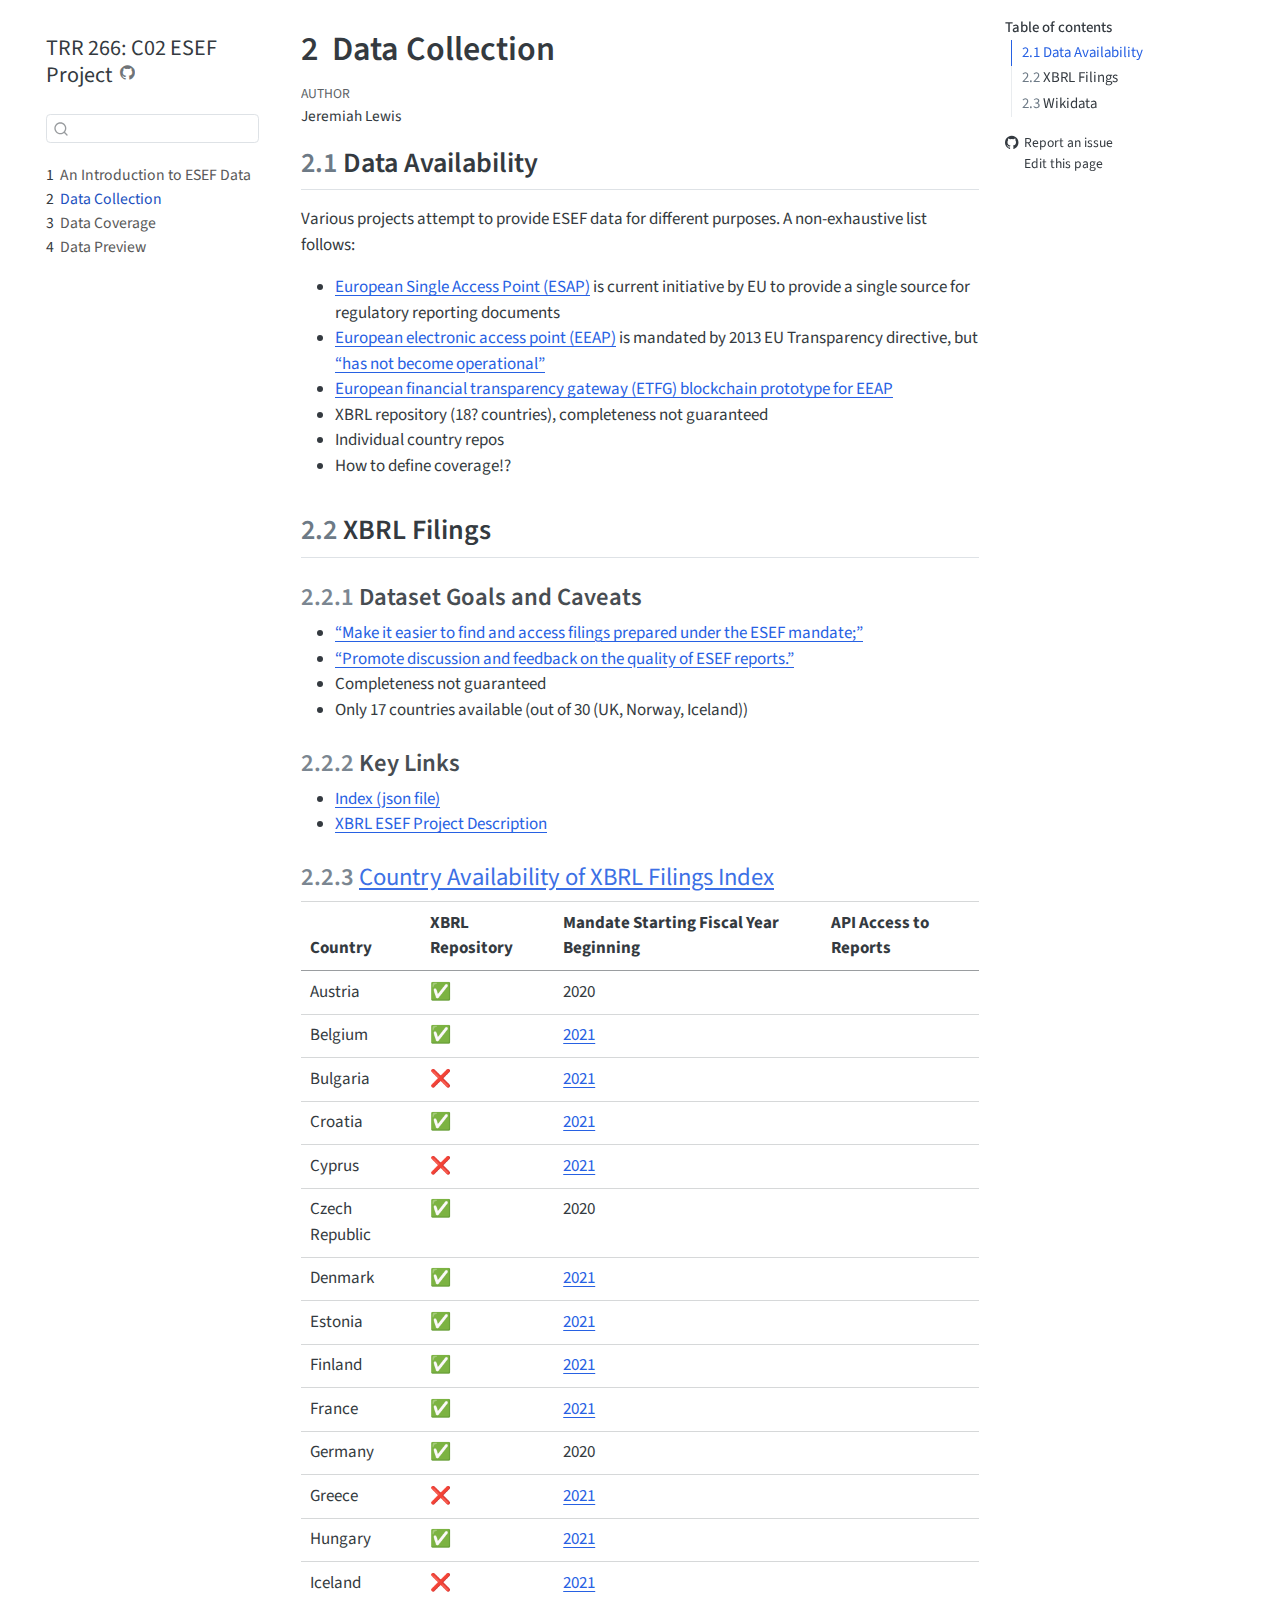
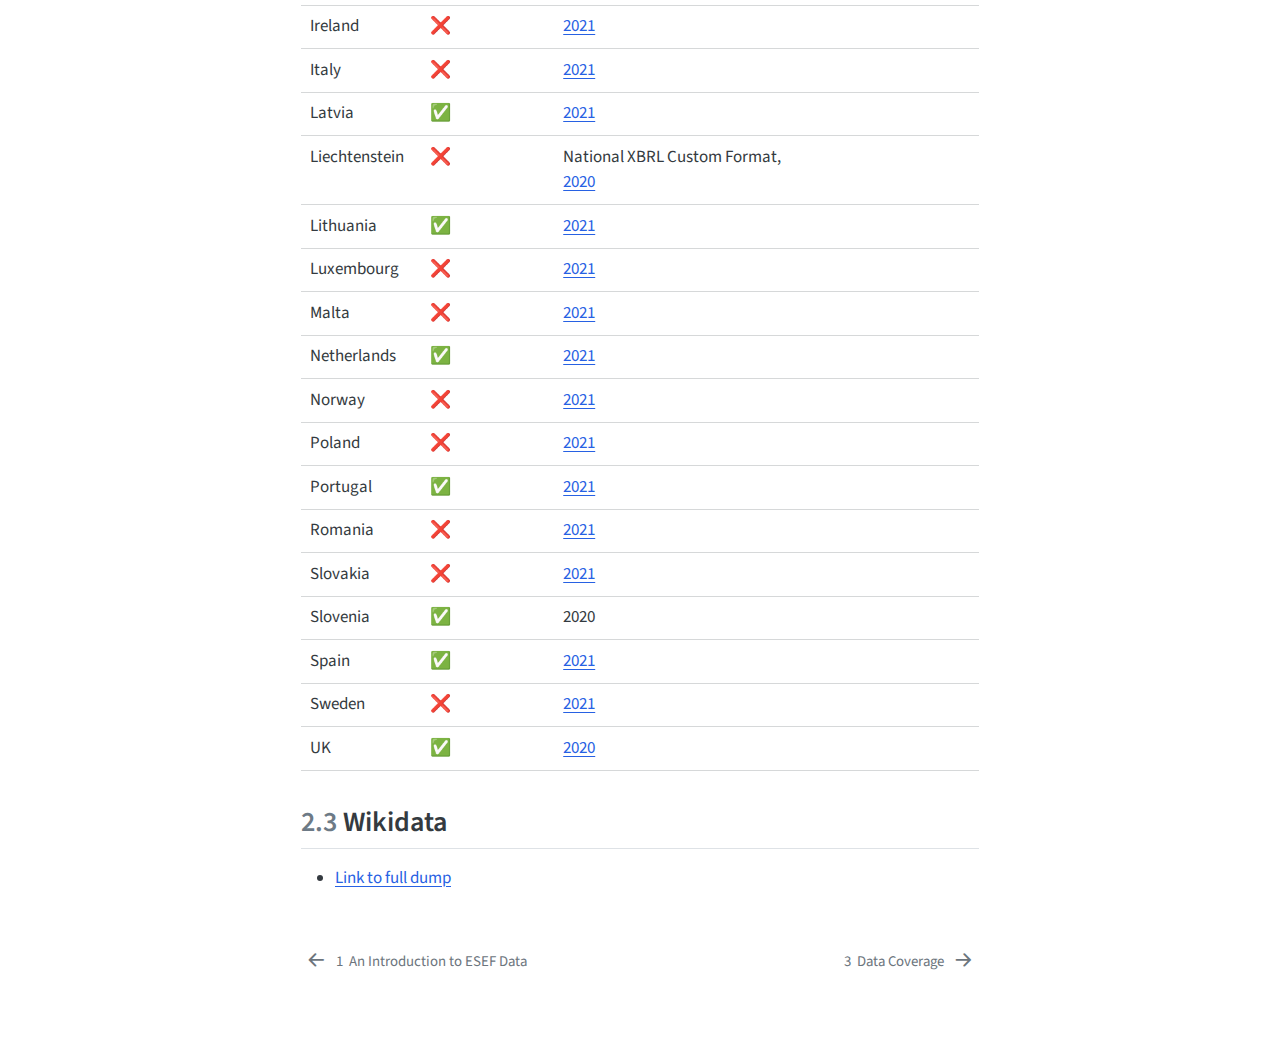
<file: data-collection.html>
<!DOCTYPE html>
<html xmlns="http://www.w3.org/1999/xhtml" lang="en" xml:lang="en"><head>

<meta charset="utf-8">
<meta name="generator" content="quarto-1.7.5">

<meta name="viewport" content="width=device-width, initial-scale=1.0, user-scalable=yes">

<meta name="author" content="Jeremiah Lewis">

<title>2&nbsp; Data Collection – TRR 266: C02 ESEF Project</title>
<style>
code{white-space: pre-wrap;}
span.smallcaps{font-variant: small-caps;}
div.columns{display: flex; gap: min(4vw, 1.5em);}
div.column{flex: auto; overflow-x: auto;}
div.hanging-indent{margin-left: 1.5em; text-indent: -1.5em;}
ul.task-list{list-style: none;}
ul.task-list li input[type="checkbox"] {
  width: 0.8em;
  margin: 0 0.8em 0.2em -1em; /* quarto-specific, see https://github.com/quarto-dev/quarto-cli/issues/4556 */ 
  vertical-align: middle;
}
</style>


<script src="site_libs/quarto-nav/quarto-nav.js"></script>
<script src="site_libs/quarto-nav/headroom.min.js"></script>
<script src="site_libs/clipboard/clipboard.min.js"></script>
<script src="site_libs/quarto-search/autocomplete.umd.js"></script>
<script src="site_libs/quarto-search/fuse.min.js"></script>
<script src="site_libs/quarto-search/quarto-search.js"></script>
<meta name="quarto:offset" content="./">
<link href="./data-coverage.html" rel="next">
<link href="./index.html" rel="prev">
<script src="site_libs/quarto-html/quarto.js"></script>
<script src="site_libs/quarto-html/popper.min.js"></script>
<script src="site_libs/quarto-html/tippy.umd.min.js"></script>
<script src="site_libs/quarto-html/anchor.min.js"></script>
<link href="site_libs/quarto-html/tippy.css" rel="stylesheet">
<link href="site_libs/quarto-html/quarto-syntax-highlighting-ff4371ef257df69894857e99c6ad0d06.css" rel="stylesheet" id="quarto-text-highlighting-styles">
<script src="site_libs/bootstrap/bootstrap.min.js"></script>
<link href="site_libs/bootstrap/bootstrap-icons.css" rel="stylesheet">
<link href="site_libs/bootstrap/bootstrap-cd7de1037569933fbb609f06423bd096.min.css" rel="stylesheet" append-hash="true" id="quarto-bootstrap" data-mode="light">
<script id="quarto-search-options" type="application/json">{
  "location": "sidebar",
  "copy-button": false,
  "collapse-after": 3,
  "panel-placement": "start",
  "type": "textbox",
  "limit": 50,
  "keyboard-shortcut": [
    "f",
    "/",
    "s"
  ],
  "show-item-context": false,
  "language": {
    "search-no-results-text": "No results",
    "search-matching-documents-text": "matching documents",
    "search-copy-link-title": "Copy link to search",
    "search-hide-matches-text": "Hide additional matches",
    "search-more-match-text": "more match in this document",
    "search-more-matches-text": "more matches in this document",
    "search-clear-button-title": "Clear",
    "search-text-placeholder": "",
    "search-detached-cancel-button-title": "Cancel",
    "search-submit-button-title": "Submit",
    "search-label": "Search"
  }
}</script>


</head>

<body class="nav-sidebar floating">

<div id="quarto-search-results"></div>
  <header id="quarto-header" class="headroom fixed-top">
  <nav class="quarto-secondary-nav">
    <div class="container-fluid d-flex">
      <button type="button" class="quarto-btn-toggle btn" data-bs-toggle="collapse" role="button" data-bs-target=".quarto-sidebar-collapse-item" aria-controls="quarto-sidebar" aria-expanded="false" aria-label="Toggle sidebar navigation" onclick="if (window.quartoToggleHeadroom) { window.quartoToggleHeadroom(); }">
        <i class="bi bi-layout-text-sidebar-reverse"></i>
      </button>
        <nav class="quarto-page-breadcrumbs" aria-label="breadcrumb"><ol class="breadcrumb"><li class="breadcrumb-item"><a href="./data-collection.html"><span class="chapter-number">2</span>&nbsp; <span class="chapter-title">Data Collection</span></a></li></ol></nav>
        <a class="flex-grow-1" role="navigation" data-bs-toggle="collapse" data-bs-target=".quarto-sidebar-collapse-item" aria-controls="quarto-sidebar" aria-expanded="false" aria-label="Toggle sidebar navigation" onclick="if (window.quartoToggleHeadroom) { window.quartoToggleHeadroom(); }">      
        </a>
      <button type="button" class="btn quarto-search-button" aria-label="Search" onclick="window.quartoOpenSearch();">
        <i class="bi bi-search"></i>
      </button>
    </div>
  </nav>
</header>
<!-- content -->
<div id="quarto-content" class="quarto-container page-columns page-rows-contents page-layout-article">
<!-- sidebar -->
  <nav id="quarto-sidebar" class="sidebar collapse collapse-horizontal quarto-sidebar-collapse-item sidebar-navigation floating overflow-auto">
    <div class="pt-lg-2 mt-2 text-left sidebar-header">
    <div class="sidebar-title mb-0 py-0">
      <a href="./">TRR 266: C02 ESEF Project</a> 
        <div class="sidebar-tools-main">
    <a href="https://github.com/trr266/esef-website/tree/main/docs/" title="Source Code" class="quarto-navigation-tool px-1" aria-label="Source Code"><i class="bi bi-github"></i></a>
</div>
    </div>
      </div>
        <div class="mt-2 flex-shrink-0 align-items-center">
        <div class="sidebar-search">
        <div id="quarto-search" class="" title="Search"></div>
        </div>
        </div>
    <div class="sidebar-menu-container"> 
    <ul class="list-unstyled mt-1">
        <li class="sidebar-item">
  <div class="sidebar-item-container"> 
  <a href="./index.html" class="sidebar-item-text sidebar-link">
 <span class="menu-text"><span class="chapter-number">1</span>&nbsp; <span class="chapter-title">An Introduction to ESEF Data</span></span></a>
  </div>
</li>
        <li class="sidebar-item">
  <div class="sidebar-item-container"> 
  <a href="./data-collection.html" class="sidebar-item-text sidebar-link active">
 <span class="menu-text"><span class="chapter-number">2</span>&nbsp; <span class="chapter-title">Data Collection</span></span></a>
  </div>
</li>
        <li class="sidebar-item">
  <div class="sidebar-item-container"> 
  <a href="./data-coverage.html" class="sidebar-item-text sidebar-link">
 <span class="menu-text"><span class="chapter-number">3</span>&nbsp; <span class="chapter-title">Data Coverage</span></span></a>
  </div>
</li>
        <li class="sidebar-item">
  <div class="sidebar-item-container"> 
  <a href="./data-preview.html" class="sidebar-item-text sidebar-link">
 <span class="menu-text"><span class="chapter-number">4</span>&nbsp; <span class="chapter-title">Data Preview</span></span></a>
  </div>
</li>
    </ul>
    </div>
</nav>
<div id="quarto-sidebar-glass" class="quarto-sidebar-collapse-item" data-bs-toggle="collapse" data-bs-target=".quarto-sidebar-collapse-item"></div>
<!-- margin-sidebar -->
    <div id="quarto-margin-sidebar" class="sidebar margin-sidebar">
        <nav id="TOC" role="doc-toc" class="toc-active">
    <h2 id="toc-title">Table of contents</h2>
   
  <ul>
  <li><a href="#sec-data-availability" id="toc-sec-data-availability" class="nav-link active" data-scroll-target="#sec-data-availability"><span class="header-section-number">2.1</span> Data Availability</a></li>
  <li><a href="#xbrl-filings" id="toc-xbrl-filings" class="nav-link" data-scroll-target="#xbrl-filings"><span class="header-section-number">2.2</span> XBRL Filings</a>
  <ul class="collapse">
  <li><a href="#dataset-goals-and-caveats" id="toc-dataset-goals-and-caveats" class="nav-link" data-scroll-target="#dataset-goals-and-caveats"><span class="header-section-number">2.2.1</span> Dataset Goals and Caveats</a></li>
  <li><a href="#key-links" id="toc-key-links" class="nav-link" data-scroll-target="#key-links"><span class="header-section-number">2.2.2</span> Key Links</a></li>
  <li><a href="#country-availability-of-xbrl-filings-index" id="toc-country-availability-of-xbrl-filings-index" class="nav-link" data-scroll-target="#country-availability-of-xbrl-filings-index"><span class="header-section-number">2.2.3</span> Country Availability of XBRL Filings Index</a></li>
  </ul></li>
  <li><a href="#wikidata" id="toc-wikidata" class="nav-link" data-scroll-target="#wikidata"><span class="header-section-number">2.3</span> Wikidata</a></li>
  </ul>
<div class="toc-actions"><ul><li><a href="https://github.com/trr266/esef-website/issues/new" class="toc-action"><i class="bi bi-github"></i>Report an issue</a></li><li><a href="https://github.com/trr266/esef-website/edit/main/docs/data-collection.qmd" class="toc-action"><i class="bi empty"></i>Edit this page</a></li></ul></div></nav>
    </div>
<!-- main -->
<main class="content" id="quarto-document-content">

<header id="title-block-header" class="quarto-title-block default">
<div class="quarto-title">
<h1 class="title"><span class="chapter-number">2</span>&nbsp; <span class="chapter-title">Data Collection</span></h1>
</div>



<div class="quarto-title-meta">

    <div>
    <div class="quarto-title-meta-heading">Author</div>
    <div class="quarto-title-meta-contents">
             <p>Jeremiah Lewis </p>
          </div>
  </div>
    
  
    
  </div>
  


</header>


<section id="sec-data-availability" class="level2" data-number="2.1">
<h2 data-number="2.1" class="anchored" data-anchor-id="sec-data-availability"><span class="header-section-number">2.1</span> Data Availability</h2>
<p>Various projects attempt to provide ESEF data for different purposes. A non-exhaustive list follows:</p>
<ul>
<li><a href="https://web.archive.org/web/20230208141643/https://www.xbrl.org/news/data-and-information-hub-esma-five-year-strategy-and-workplan/">European Single Access Point (ESAP)</a> is current initiative by EU to provide a single source for regulatory reporting documents</li>
<li><a href="https://ec.europa.eu/info/business-economy-euro/company-reporting-and-auditing/company-reporting/transparency-requirements-listed-companies_en">European electronic access point (EEAP)</a> is mandated by 2013 EU Transparency directive, but <a href="https://ec.europa.eu/info/business-economy-euro/company-reporting-and-auditing/company-reporting/transparency-requirements-listed-companies_en">“has not become operational”</a></li>
<li><a href="https://eftg.eu/">European financial transparency gateway (ETFG) blockchain prototype for EEAP</a></li>
<li>XBRL repository (18? countries), completeness not guaranteed</li>
<li>Individual country repos</li>
<li>How to define coverage!?</li>
</ul>
</section>
<section id="xbrl-filings" class="level2" data-number="2.2">
<h2 data-number="2.2" class="anchored" data-anchor-id="xbrl-filings"><span class="header-section-number">2.2</span> XBRL Filings</h2>
<section id="dataset-goals-and-caveats" class="level3" data-number="2.2.1">
<h3 data-number="2.2.1" class="anchored" data-anchor-id="dataset-goals-and-caveats"><span class="header-section-number">2.2.1</span> Dataset Goals and Caveats</h3>
<ul>
<li><a href="https://filings.xbrl.org/about.html">“Make it easier to find and access filings prepared under the ESEF mandate;”</a></li>
<li><a href="https://filings.xbrl.org/about.html">“Promote discussion and feedback on the quality of ESEF reports.”</a></li>
<li>Completeness not guaranteed</li>
<li>Only 17 countries available (out of 30 (UK, Norway, Iceland))</li>
</ul>
</section>
<section id="key-links" class="level3" data-number="2.2.2">
<h3 data-number="2.2.2" class="anchored" data-anchor-id="key-links"><span class="header-section-number">2.2.2</span> Key Links</h3>
<ul>
<li><a href="https://filings.xbrl.org/index.json">Index (json file)</a></li>
<li><a href="https://www.xbrl.org/news/xbrl-international-launches-filings-xbrl-org-for-esef-filings/">XBRL ESEF Project Description</a></li>
</ul>
</section>
<section id="country-availability-of-xbrl-filings-index" class="level3" data-number="2.2.3">
<h3 data-number="2.2.3" class="anchored" data-anchor-id="country-availability-of-xbrl-filings-index"><span class="header-section-number">2.2.3</span> <a href="https://filings.xbrl.org/about.html">Country Availability of XBRL Filings Index</a></h3>
<table class="caption-top table">
<thead>
<tr class="header">
<th>Country</th>
<th>XBRL Repository</th>
<th>Mandate Starting Fiscal Year Beginning</th>
<th>API Access to Reports</th>
</tr>
</thead>
<tbody>
<tr class="odd">
<td>Austria</td>
<td>✅</td>
<td>2020</td>
<td></td>
</tr>
<tr class="even">
<td>Belgium</td>
<td>✅</td>
<td><a href="https://ec.europa.eu/info/publications/201211-esef-postponement_en">2021</a></td>
<td></td>
</tr>
<tr class="odd">
<td>Bulgaria</td>
<td>❌</td>
<td><a href="https://ec.europa.eu/info/publications/201211-esef-postponement_en">2021</a></td>
<td></td>
</tr>
<tr class="even">
<td>Croatia</td>
<td>✅</td>
<td><a href="https://ec.europa.eu/info/publications/201211-esef-postponement_en">2021</a></td>
<td></td>
</tr>
<tr class="odd">
<td>Cyprus</td>
<td>❌</td>
<td><a href="https://ec.europa.eu/info/publications/201211-esef-postponement_en">2021</a></td>
<td></td>
</tr>
<tr class="even">
<td>Czech Republic</td>
<td>✅</td>
<td>2020</td>
<td></td>
</tr>
<tr class="odd">
<td>Denmark</td>
<td>✅</td>
<td><a href="https://ec.europa.eu/info/publications/201211-esef-postponement_en">2021</a></td>
<td></td>
</tr>
<tr class="even">
<td>Estonia</td>
<td>✅</td>
<td><a href="https://ec.europa.eu/info/publications/201211-esef-postponement_en">2021</a></td>
<td></td>
</tr>
<tr class="odd">
<td>Finland</td>
<td>✅</td>
<td><a href="https://ec.europa.eu/info/publications/201211-esef-postponement_en">2021</a></td>
<td></td>
</tr>
<tr class="even">
<td>France</td>
<td>✅</td>
<td><a href="https://ec.europa.eu/info/publications/201211-esef-postponement_en">2021</a></td>
<td></td>
</tr>
<tr class="odd">
<td>Germany</td>
<td>✅</td>
<td>2020</td>
<td></td>
</tr>
<tr class="even">
<td>Greece</td>
<td>❌</td>
<td><a href="https://ec.europa.eu/info/publications/201211-esef-postponement_en">2021</a></td>
<td></td>
</tr>
<tr class="odd">
<td>Hungary</td>
<td>✅</td>
<td><a href="https://ec.europa.eu/info/publications/201211-esef-postponement_en">2021</a></td>
<td></td>
</tr>
<tr class="even">
<td>Iceland</td>
<td>❌</td>
<td><a href="https://parseport.com/esef-postponement-information/">2021</a></td>
<td></td>
</tr>
<tr class="odd">
<td>Ireland</td>
<td>❌</td>
<td><a href="https://ec.europa.eu/info/publications/201211-esef-postponement_en">2021</a></td>
<td></td>
</tr>
<tr class="even">
<td>Italy</td>
<td>❌</td>
<td><a href="https://ec.europa.eu/info/publications/201211-esef-postponement_en">2021</a></td>
<td></td>
</tr>
<tr class="odd">
<td>Latvia</td>
<td>✅</td>
<td><a href="https://ec.europa.eu/info/publications/201211-esef-postponement_en">2021</a></td>
<td></td>
</tr>
<tr class="even">
<td>Liechtenstein</td>
<td>❌</td>
<td>National XBRL Custom Format, <a href="https://www.fma-li.li/de/aufsicht/bereich-versicherungen-und-vorsorgeeinrichtungen/versicherungsunternehmen/meldewesen-xbrl/nationale-xbrl-taxonomie.html">2020</a></td>
<td></td>
</tr>
<tr class="odd">
<td>Lithuania</td>
<td>✅</td>
<td><a href="https://ec.europa.eu/info/publications/201211-esef-postponement_en">2021</a></td>
<td></td>
</tr>
<tr class="even">
<td>Luxembourg</td>
<td>❌</td>
<td><a href="https://ec.europa.eu/info/publications/201211-esef-postponement_en">2021</a></td>
<td></td>
</tr>
<tr class="odd">
<td>Malta</td>
<td>❌</td>
<td><a href="https://ec.europa.eu/info/publications/201211-esef-postponement_en">2021</a></td>
<td></td>
</tr>
<tr class="even">
<td>Netherlands</td>
<td>✅</td>
<td><a href="https://ec.europa.eu/info/publications/201211-esef-postponement_en">2021</a></td>
<td></td>
</tr>
<tr class="odd">
<td>Norway</td>
<td>❌</td>
<td><a href="https://parseport.com/esef-postponement-information/">2021</a></td>
<td></td>
</tr>
<tr class="even">
<td>Poland</td>
<td>❌</td>
<td><a href="https://ec.europa.eu/info/publications/201211-esef-postponement_en">2021</a></td>
<td></td>
</tr>
<tr class="odd">
<td>Portugal</td>
<td>✅</td>
<td><a href="https://ec.europa.eu/info/publications/201211-esef-postponement_en">2021</a></td>
<td></td>
</tr>
<tr class="even">
<td>Romania</td>
<td>❌</td>
<td><a href="https://ec.europa.eu/info/publications/201211-esef-postponement_en">2021</a></td>
<td></td>
</tr>
<tr class="odd">
<td>Slovakia</td>
<td>❌</td>
<td><a href="https://ec.europa.eu/info/publications/201211-esef-postponement_en">2021</a></td>
<td></td>
</tr>
<tr class="even">
<td>Slovenia</td>
<td>✅</td>
<td>2020</td>
<td></td>
</tr>
<tr class="odd">
<td>Spain</td>
<td>✅</td>
<td><a href="https://ec.europa.eu/info/publications/201211-esef-postponement_en">2021</a></td>
<td></td>
</tr>
<tr class="even">
<td>Sweden</td>
<td>❌</td>
<td><a href="https://ec.europa.eu/info/publications/201211-esef-postponement_en">2021</a></td>
<td></td>
</tr>
<tr class="odd">
<td>UK</td>
<td>✅</td>
<td><a href="https://www.gov.uk/government/publications/european-single-electronic-format-esef-regulation-requirements-the-governments-position/the-uk-governments-position-on-the-effect-of-the-esef-regulation-on-the-directors-sign-off-of-accounts-of-uk-incorporated-users">2020</a></td>
<td></td>
</tr>
</tbody>
</table>
</section>
</section>
<section id="wikidata" class="level2" data-number="2.3">
<h2 data-number="2.3" class="anchored" data-anchor-id="wikidata"><span class="header-section-number">2.3</span> Wikidata</h2>
<ul>
<li><a href="https://dumps.wikimedia.org/wikidatawiki/entities/">Link to full dump</a></li>
</ul>


</section>

</main> <!-- /main -->
<script id="quarto-html-after-body" type="application/javascript">
window.document.addEventListener("DOMContentLoaded", function (event) {
  const toggleBodyColorMode = (bsSheetEl) => {
    const mode = bsSheetEl.getAttribute("data-mode");
    const bodyEl = window.document.querySelector("body");
    if (mode === "dark") {
      bodyEl.classList.add("quarto-dark");
      bodyEl.classList.remove("quarto-light");
    } else {
      bodyEl.classList.add("quarto-light");
      bodyEl.classList.remove("quarto-dark");
    }
  }
  const toggleBodyColorPrimary = () => {
    const bsSheetEl = window.document.querySelector("link#quarto-bootstrap");
    if (bsSheetEl) {
      toggleBodyColorMode(bsSheetEl);
    }
  }
  toggleBodyColorPrimary();  
  const icon = "";
  const anchorJS = new window.AnchorJS();
  anchorJS.options = {
    placement: 'right',
    icon: icon
  };
  anchorJS.add('.anchored');
  const isCodeAnnotation = (el) => {
    for (const clz of el.classList) {
      if (clz.startsWith('code-annotation-')) {                     
        return true;
      }
    }
    return false;
  }
  const onCopySuccess = function(e) {
    // button target
    const button = e.trigger;
    // don't keep focus
    button.blur();
    // flash "checked"
    button.classList.add('code-copy-button-checked');
    var currentTitle = button.getAttribute("title");
    button.setAttribute("title", "Copied!");
    let tooltip;
    if (window.bootstrap) {
      button.setAttribute("data-bs-toggle", "tooltip");
      button.setAttribute("data-bs-placement", "left");
      button.setAttribute("data-bs-title", "Copied!");
      tooltip = new bootstrap.Tooltip(button, 
        { trigger: "manual", 
          customClass: "code-copy-button-tooltip",
          offset: [0, -8]});
      tooltip.show();    
    }
    setTimeout(function() {
      if (tooltip) {
        tooltip.hide();
        button.removeAttribute("data-bs-title");
        button.removeAttribute("data-bs-toggle");
        button.removeAttribute("data-bs-placement");
      }
      button.setAttribute("title", currentTitle);
      button.classList.remove('code-copy-button-checked');
    }, 1000);
    // clear code selection
    e.clearSelection();
  }
  const getTextToCopy = function(trigger) {
      const codeEl = trigger.previousElementSibling.cloneNode(true);
      for (const childEl of codeEl.children) {
        if (isCodeAnnotation(childEl)) {
          childEl.remove();
        }
      }
      return codeEl.innerText;
  }
  const clipboard = new window.ClipboardJS('.code-copy-button:not([data-in-quarto-modal])', {
    text: getTextToCopy
  });
  clipboard.on('success', onCopySuccess);
  if (window.document.getElementById('quarto-embedded-source-code-modal')) {
    const clipboardModal = new window.ClipboardJS('.code-copy-button[data-in-quarto-modal]', {
      text: getTextToCopy,
      container: window.document.getElementById('quarto-embedded-source-code-modal')
    });
    clipboardModal.on('success', onCopySuccess);
  }
    var localhostRegex = new RegExp(/^(?:http|https):\/\/localhost\:?[0-9]*\//);
    var mailtoRegex = new RegExp(/^mailto:/);
      var filterRegex = new RegExp('/' + window.location.host + '/');
    var isInternal = (href) => {
        return filterRegex.test(href) || localhostRegex.test(href) || mailtoRegex.test(href);
    }
    // Inspect non-navigation links and adorn them if external
 	var links = window.document.querySelectorAll('a[href]:not(.nav-link):not(.navbar-brand):not(.toc-action):not(.sidebar-link):not(.sidebar-item-toggle):not(.pagination-link):not(.no-external):not([aria-hidden]):not(.dropdown-item):not(.quarto-navigation-tool):not(.about-link)');
    for (var i=0; i<links.length; i++) {
      const link = links[i];
      if (!isInternal(link.href)) {
        // undo the damage that might have been done by quarto-nav.js in the case of
        // links that we want to consider external
        if (link.dataset.originalHref !== undefined) {
          link.href = link.dataset.originalHref;
        }
      }
    }
  function tippyHover(el, contentFn, onTriggerFn, onUntriggerFn) {
    const config = {
      allowHTML: true,
      maxWidth: 500,
      delay: 100,
      arrow: false,
      appendTo: function(el) {
          return el.parentElement;
      },
      interactive: true,
      interactiveBorder: 10,
      theme: 'quarto',
      placement: 'bottom-start',
    };
    if (contentFn) {
      config.content = contentFn;
    }
    if (onTriggerFn) {
      config.onTrigger = onTriggerFn;
    }
    if (onUntriggerFn) {
      config.onUntrigger = onUntriggerFn;
    }
    window.tippy(el, config); 
  }
  const noterefs = window.document.querySelectorAll('a[role="doc-noteref"]');
  for (var i=0; i<noterefs.length; i++) {
    const ref = noterefs[i];
    tippyHover(ref, function() {
      // use id or data attribute instead here
      let href = ref.getAttribute('data-footnote-href') || ref.getAttribute('href');
      try { href = new URL(href).hash; } catch {}
      const id = href.replace(/^#\/?/, "");
      const note = window.document.getElementById(id);
      if (note) {
        return note.innerHTML;
      } else {
        return "";
      }
    });
  }
  const xrefs = window.document.querySelectorAll('a.quarto-xref');
  const processXRef = (id, note) => {
    // Strip column container classes
    const stripColumnClz = (el) => {
      el.classList.remove("page-full", "page-columns");
      if (el.children) {
        for (const child of el.children) {
          stripColumnClz(child);
        }
      }
    }
    stripColumnClz(note)
    if (id === null || id.startsWith('sec-')) {
      // Special case sections, only their first couple elements
      const container = document.createElement("div");
      if (note.children && note.children.length > 2) {
        container.appendChild(note.children[0].cloneNode(true));
        for (let i = 1; i < note.children.length; i++) {
          const child = note.children[i];
          if (child.tagName === "P" && child.innerText === "") {
            continue;
          } else {
            container.appendChild(child.cloneNode(true));
            break;
          }
        }
        if (window.Quarto?.typesetMath) {
          window.Quarto.typesetMath(container);
        }
        return container.innerHTML
      } else {
        if (window.Quarto?.typesetMath) {
          window.Quarto.typesetMath(note);
        }
        return note.innerHTML;
      }
    } else {
      // Remove any anchor links if they are present
      const anchorLink = note.querySelector('a.anchorjs-link');
      if (anchorLink) {
        anchorLink.remove();
      }
      if (window.Quarto?.typesetMath) {
        window.Quarto.typesetMath(note);
      }
      if (note.classList.contains("callout")) {
        return note.outerHTML;
      } else {
        return note.innerHTML;
      }
    }
  }
  for (var i=0; i<xrefs.length; i++) {
    const xref = xrefs[i];
    tippyHover(xref, undefined, function(instance) {
      instance.disable();
      let url = xref.getAttribute('href');
      let hash = undefined; 
      if (url.startsWith('#')) {
        hash = url;
      } else {
        try { hash = new URL(url).hash; } catch {}
      }
      if (hash) {
        const id = hash.replace(/^#\/?/, "");
        const note = window.document.getElementById(id);
        if (note !== null) {
          try {
            const html = processXRef(id, note.cloneNode(true));
            instance.setContent(html);
          } finally {
            instance.enable();
            instance.show();
          }
        } else {
          // See if we can fetch this
          fetch(url.split('#')[0])
          .then(res => res.text())
          .then(html => {
            const parser = new DOMParser();
            const htmlDoc = parser.parseFromString(html, "text/html");
            const note = htmlDoc.getElementById(id);
            if (note !== null) {
              const html = processXRef(id, note);
              instance.setContent(html);
            } 
          }).finally(() => {
            instance.enable();
            instance.show();
          });
        }
      } else {
        // See if we can fetch a full url (with no hash to target)
        // This is a special case and we should probably do some content thinning / targeting
        fetch(url)
        .then(res => res.text())
        .then(html => {
          const parser = new DOMParser();
          const htmlDoc = parser.parseFromString(html, "text/html");
          const note = htmlDoc.querySelector('main.content');
          if (note !== null) {
            // This should only happen for chapter cross references
            // (since there is no id in the URL)
            // remove the first header
            if (note.children.length > 0 && note.children[0].tagName === "HEADER") {
              note.children[0].remove();
            }
            const html = processXRef(null, note);
            instance.setContent(html);
          } 
        }).finally(() => {
          instance.enable();
          instance.show();
        });
      }
    }, function(instance) {
    });
  }
      let selectedAnnoteEl;
      const selectorForAnnotation = ( cell, annotation) => {
        let cellAttr = 'data-code-cell="' + cell + '"';
        let lineAttr = 'data-code-annotation="' +  annotation + '"';
        const selector = 'span[' + cellAttr + '][' + lineAttr + ']';
        return selector;
      }
      const selectCodeLines = (annoteEl) => {
        const doc = window.document;
        const targetCell = annoteEl.getAttribute("data-target-cell");
        const targetAnnotation = annoteEl.getAttribute("data-target-annotation");
        const annoteSpan = window.document.querySelector(selectorForAnnotation(targetCell, targetAnnotation));
        const lines = annoteSpan.getAttribute("data-code-lines").split(",");
        const lineIds = lines.map((line) => {
          return targetCell + "-" + line;
        })
        let top = null;
        let height = null;
        let parent = null;
        if (lineIds.length > 0) {
            //compute the position of the single el (top and bottom and make a div)
            const el = window.document.getElementById(lineIds[0]);
            top = el.offsetTop;
            height = el.offsetHeight;
            parent = el.parentElement.parentElement;
          if (lineIds.length > 1) {
            const lastEl = window.document.getElementById(lineIds[lineIds.length - 1]);
            const bottom = lastEl.offsetTop + lastEl.offsetHeight;
            height = bottom - top;
          }
          if (top !== null && height !== null && parent !== null) {
            // cook up a div (if necessary) and position it 
            let div = window.document.getElementById("code-annotation-line-highlight");
            if (div === null) {
              div = window.document.createElement("div");
              div.setAttribute("id", "code-annotation-line-highlight");
              div.style.position = 'absolute';
              parent.appendChild(div);
            }
            div.style.top = top - 2 + "px";
            div.style.height = height + 4 + "px";
            div.style.left = 0;
            let gutterDiv = window.document.getElementById("code-annotation-line-highlight-gutter");
            if (gutterDiv === null) {
              gutterDiv = window.document.createElement("div");
              gutterDiv.setAttribute("id", "code-annotation-line-highlight-gutter");
              gutterDiv.style.position = 'absolute';
              const codeCell = window.document.getElementById(targetCell);
              const gutter = codeCell.querySelector('.code-annotation-gutter');
              gutter.appendChild(gutterDiv);
            }
            gutterDiv.style.top = top - 2 + "px";
            gutterDiv.style.height = height + 4 + "px";
          }
          selectedAnnoteEl = annoteEl;
        }
      };
      const unselectCodeLines = () => {
        const elementsIds = ["code-annotation-line-highlight", "code-annotation-line-highlight-gutter"];
        elementsIds.forEach((elId) => {
          const div = window.document.getElementById(elId);
          if (div) {
            div.remove();
          }
        });
        selectedAnnoteEl = undefined;
      };
        // Handle positioning of the toggle
    window.addEventListener(
      "resize",
      throttle(() => {
        elRect = undefined;
        if (selectedAnnoteEl) {
          selectCodeLines(selectedAnnoteEl);
        }
      }, 10)
    );
    function throttle(fn, ms) {
    let throttle = false;
    let timer;
      return (...args) => {
        if(!throttle) { // first call gets through
            fn.apply(this, args);
            throttle = true;
        } else { // all the others get throttled
            if(timer) clearTimeout(timer); // cancel #2
            timer = setTimeout(() => {
              fn.apply(this, args);
              timer = throttle = false;
            }, ms);
        }
      };
    }
      // Attach click handler to the DT
      const annoteDls = window.document.querySelectorAll('dt[data-target-cell]');
      for (const annoteDlNode of annoteDls) {
        annoteDlNode.addEventListener('click', (event) => {
          const clickedEl = event.target;
          if (clickedEl !== selectedAnnoteEl) {
            unselectCodeLines();
            const activeEl = window.document.querySelector('dt[data-target-cell].code-annotation-active');
            if (activeEl) {
              activeEl.classList.remove('code-annotation-active');
            }
            selectCodeLines(clickedEl);
            clickedEl.classList.add('code-annotation-active');
          } else {
            // Unselect the line
            unselectCodeLines();
            clickedEl.classList.remove('code-annotation-active');
          }
        });
      }
  const findCites = (el) => {
    const parentEl = el.parentElement;
    if (parentEl) {
      const cites = parentEl.dataset.cites;
      if (cites) {
        return {
          el,
          cites: cites.split(' ')
        };
      } else {
        return findCites(el.parentElement)
      }
    } else {
      return undefined;
    }
  };
  var bibliorefs = window.document.querySelectorAll('a[role="doc-biblioref"]');
  for (var i=0; i<bibliorefs.length; i++) {
    const ref = bibliorefs[i];
    const citeInfo = findCites(ref);
    if (citeInfo) {
      tippyHover(citeInfo.el, function() {
        var popup = window.document.createElement('div');
        citeInfo.cites.forEach(function(cite) {
          var citeDiv = window.document.createElement('div');
          citeDiv.classList.add('hanging-indent');
          citeDiv.classList.add('csl-entry');
          var biblioDiv = window.document.getElementById('ref-' + cite);
          if (biblioDiv) {
            citeDiv.innerHTML = biblioDiv.innerHTML;
          }
          popup.appendChild(citeDiv);
        });
        return popup.innerHTML;
      });
    }
  }
});
</script>
<nav class="page-navigation">
  <div class="nav-page nav-page-previous">
      <a href="./index.html" class="pagination-link" aria-label="An Introduction to ESEF Data">
        <i class="bi bi-arrow-left-short"></i> <span class="nav-page-text"><span class="chapter-number">1</span>&nbsp; <span class="chapter-title">An Introduction to ESEF Data</span></span>
      </a>          
  </div>
  <div class="nav-page nav-page-next">
      <a href="./data-coverage.html" class="pagination-link" aria-label="Data Coverage">
        <span class="nav-page-text"><span class="chapter-number">3</span>&nbsp; <span class="chapter-title">Data Coverage</span></span> <i class="bi bi-arrow-right-short"></i>
      </a>
  </div>
</nav>
</div> <!-- /content -->




<footer class="footer"><div class="nav-footer"><div class="nav-footer-center"><div class="toc-actions d-sm-block d-md-none"><ul><li><a href="https://github.com/trr266/esef-website/issues/new" class="toc-action"><i class="bi bi-github"></i>Report an issue</a></li><li><a href="https://github.com/trr266/esef-website/edit/main/docs/data-collection.qmd" class="toc-action"><i class="bi empty"></i>Edit this page</a></li></ul></div></div></div></footer></body></html>
</file>
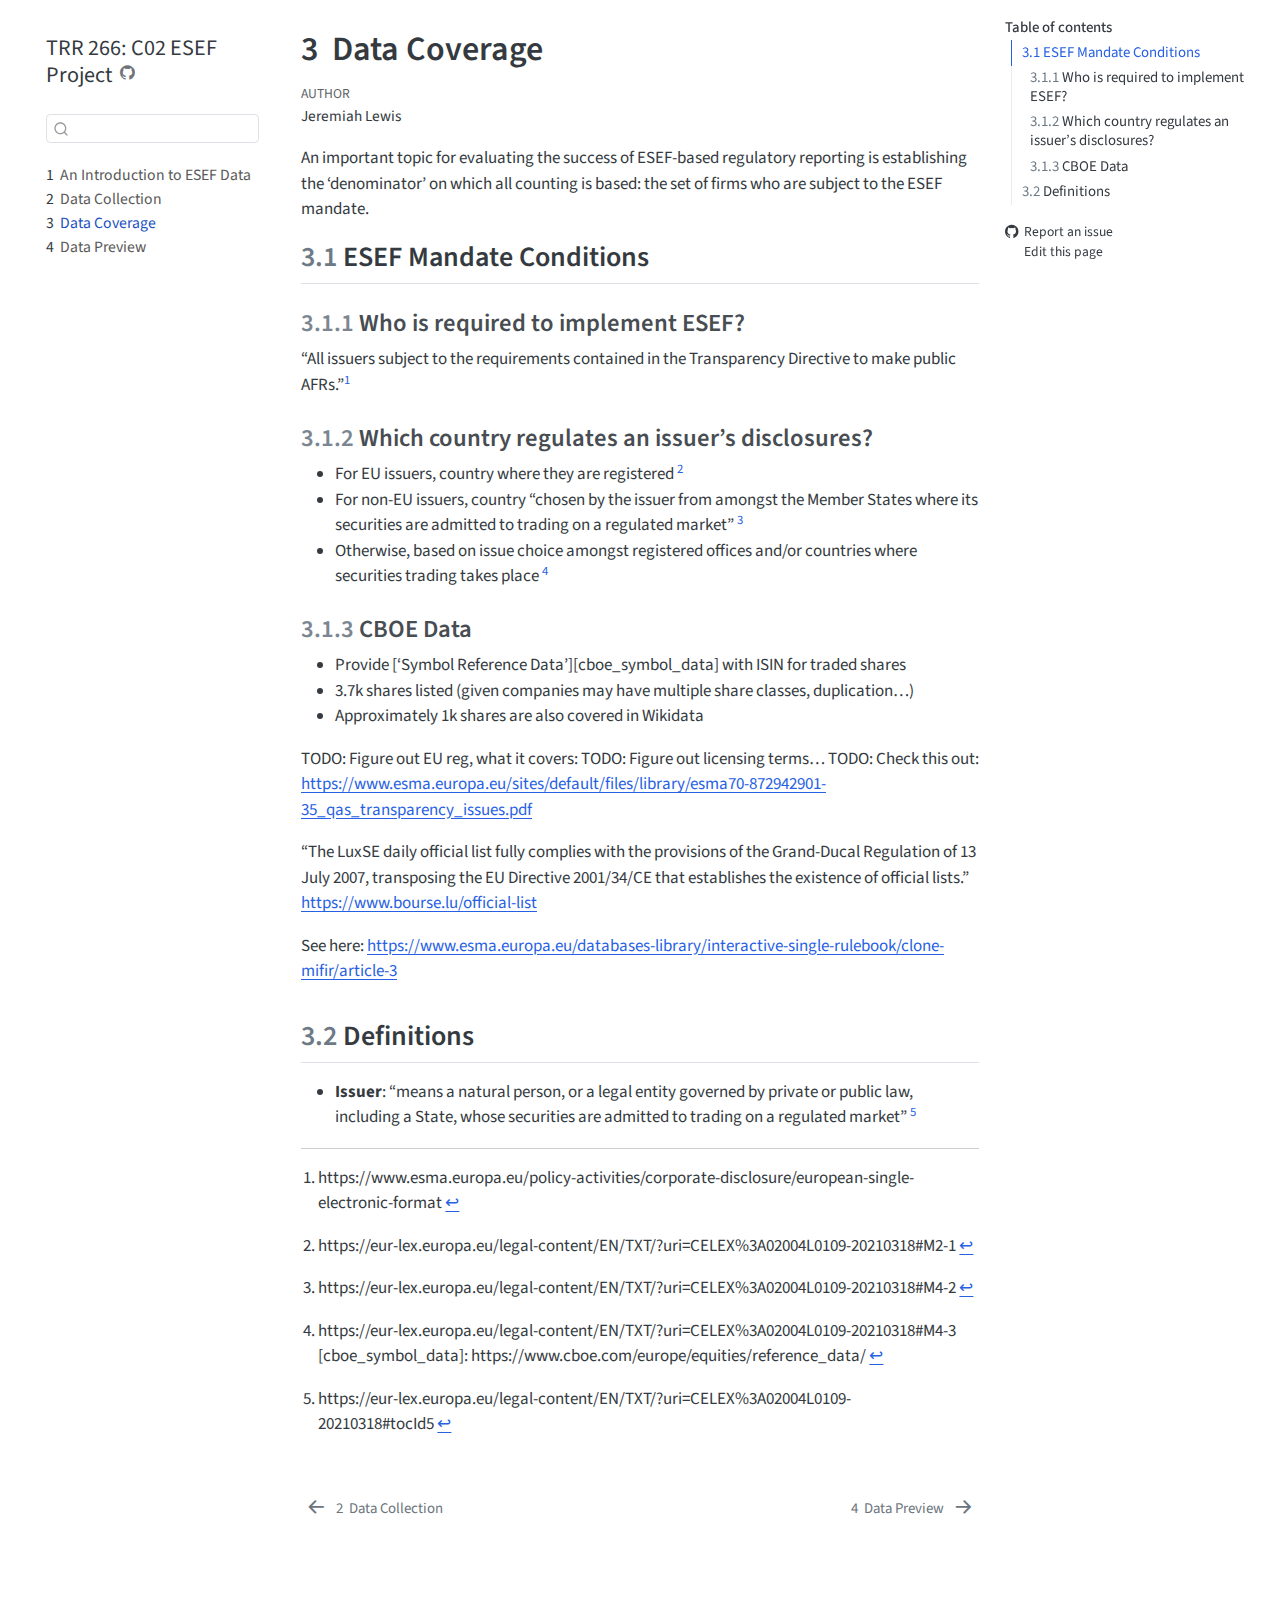
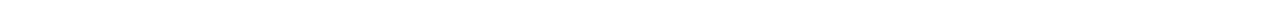
<file: data-coverage.html>
<!DOCTYPE html>
<html xmlns="http://www.w3.org/1999/xhtml" lang="en" xml:lang="en"><head>

<meta charset="utf-8">
<meta name="generator" content="quarto-1.7.5">

<meta name="viewport" content="width=device-width, initial-scale=1.0, user-scalable=yes">

<meta name="author" content="Jeremiah Lewis">

<title>3&nbsp; Data Coverage – TRR 266: C02 ESEF Project</title>
<style>
code{white-space: pre-wrap;}
span.smallcaps{font-variant: small-caps;}
div.columns{display: flex; gap: min(4vw, 1.5em);}
div.column{flex: auto; overflow-x: auto;}
div.hanging-indent{margin-left: 1.5em; text-indent: -1.5em;}
ul.task-list{list-style: none;}
ul.task-list li input[type="checkbox"] {
  width: 0.8em;
  margin: 0 0.8em 0.2em -1em; /* quarto-specific, see https://github.com/quarto-dev/quarto-cli/issues/4556 */ 
  vertical-align: middle;
}
</style>


<script src="site_libs/quarto-nav/quarto-nav.js"></script>
<script src="site_libs/quarto-nav/headroom.min.js"></script>
<script src="site_libs/clipboard/clipboard.min.js"></script>
<script src="site_libs/quarto-search/autocomplete.umd.js"></script>
<script src="site_libs/quarto-search/fuse.min.js"></script>
<script src="site_libs/quarto-search/quarto-search.js"></script>
<meta name="quarto:offset" content="./">
<link href="./data-preview.html" rel="next">
<link href="./data-collection.html" rel="prev">
<script src="site_libs/quarto-html/quarto.js"></script>
<script src="site_libs/quarto-html/popper.min.js"></script>
<script src="site_libs/quarto-html/tippy.umd.min.js"></script>
<script src="site_libs/quarto-html/anchor.min.js"></script>
<link href="site_libs/quarto-html/tippy.css" rel="stylesheet">
<link href="site_libs/quarto-html/quarto-syntax-highlighting-ff4371ef257df69894857e99c6ad0d06.css" rel="stylesheet" id="quarto-text-highlighting-styles">
<script src="site_libs/bootstrap/bootstrap.min.js"></script>
<link href="site_libs/bootstrap/bootstrap-icons.css" rel="stylesheet">
<link href="site_libs/bootstrap/bootstrap-cd7de1037569933fbb609f06423bd096.min.css" rel="stylesheet" append-hash="true" id="quarto-bootstrap" data-mode="light">
<script id="quarto-search-options" type="application/json">{
  "location": "sidebar",
  "copy-button": false,
  "collapse-after": 3,
  "panel-placement": "start",
  "type": "textbox",
  "limit": 50,
  "keyboard-shortcut": [
    "f",
    "/",
    "s"
  ],
  "show-item-context": false,
  "language": {
    "search-no-results-text": "No results",
    "search-matching-documents-text": "matching documents",
    "search-copy-link-title": "Copy link to search",
    "search-hide-matches-text": "Hide additional matches",
    "search-more-match-text": "more match in this document",
    "search-more-matches-text": "more matches in this document",
    "search-clear-button-title": "Clear",
    "search-text-placeholder": "",
    "search-detached-cancel-button-title": "Cancel",
    "search-submit-button-title": "Submit",
    "search-label": "Search"
  }
}</script>


</head>

<body class="nav-sidebar floating">

<div id="quarto-search-results"></div>
  <header id="quarto-header" class="headroom fixed-top">
  <nav class="quarto-secondary-nav">
    <div class="container-fluid d-flex">
      <button type="button" class="quarto-btn-toggle btn" data-bs-toggle="collapse" role="button" data-bs-target=".quarto-sidebar-collapse-item" aria-controls="quarto-sidebar" aria-expanded="false" aria-label="Toggle sidebar navigation" onclick="if (window.quartoToggleHeadroom) { window.quartoToggleHeadroom(); }">
        <i class="bi bi-layout-text-sidebar-reverse"></i>
      </button>
        <nav class="quarto-page-breadcrumbs" aria-label="breadcrumb"><ol class="breadcrumb"><li class="breadcrumb-item"><a href="./data-coverage.html"><span class="chapter-number">3</span>&nbsp; <span class="chapter-title">Data Coverage</span></a></li></ol></nav>
        <a class="flex-grow-1" role="navigation" data-bs-toggle="collapse" data-bs-target=".quarto-sidebar-collapse-item" aria-controls="quarto-sidebar" aria-expanded="false" aria-label="Toggle sidebar navigation" onclick="if (window.quartoToggleHeadroom) { window.quartoToggleHeadroom(); }">      
        </a>
      <button type="button" class="btn quarto-search-button" aria-label="Search" onclick="window.quartoOpenSearch();">
        <i class="bi bi-search"></i>
      </button>
    </div>
  </nav>
</header>
<!-- content -->
<div id="quarto-content" class="quarto-container page-columns page-rows-contents page-layout-article">
<!-- sidebar -->
  <nav id="quarto-sidebar" class="sidebar collapse collapse-horizontal quarto-sidebar-collapse-item sidebar-navigation floating overflow-auto">
    <div class="pt-lg-2 mt-2 text-left sidebar-header">
    <div class="sidebar-title mb-0 py-0">
      <a href="./">TRR 266: C02 ESEF Project</a> 
        <div class="sidebar-tools-main">
    <a href="https://github.com/trr266/esef-website/tree/main/docs/" title="Source Code" class="quarto-navigation-tool px-1" aria-label="Source Code"><i class="bi bi-github"></i></a>
</div>
    </div>
      </div>
        <div class="mt-2 flex-shrink-0 align-items-center">
        <div class="sidebar-search">
        <div id="quarto-search" class="" title="Search"></div>
        </div>
        </div>
    <div class="sidebar-menu-container"> 
    <ul class="list-unstyled mt-1">
        <li class="sidebar-item">
  <div class="sidebar-item-container"> 
  <a href="./index.html" class="sidebar-item-text sidebar-link">
 <span class="menu-text"><span class="chapter-number">1</span>&nbsp; <span class="chapter-title">An Introduction to ESEF Data</span></span></a>
  </div>
</li>
        <li class="sidebar-item">
  <div class="sidebar-item-container"> 
  <a href="./data-collection.html" class="sidebar-item-text sidebar-link">
 <span class="menu-text"><span class="chapter-number">2</span>&nbsp; <span class="chapter-title">Data Collection</span></span></a>
  </div>
</li>
        <li class="sidebar-item">
  <div class="sidebar-item-container"> 
  <a href="./data-coverage.html" class="sidebar-item-text sidebar-link active">
 <span class="menu-text"><span class="chapter-number">3</span>&nbsp; <span class="chapter-title">Data Coverage</span></span></a>
  </div>
</li>
        <li class="sidebar-item">
  <div class="sidebar-item-container"> 
  <a href="./data-preview.html" class="sidebar-item-text sidebar-link">
 <span class="menu-text"><span class="chapter-number">4</span>&nbsp; <span class="chapter-title">Data Preview</span></span></a>
  </div>
</li>
    </ul>
    </div>
</nav>
<div id="quarto-sidebar-glass" class="quarto-sidebar-collapse-item" data-bs-toggle="collapse" data-bs-target=".quarto-sidebar-collapse-item"></div>
<!-- margin-sidebar -->
    <div id="quarto-margin-sidebar" class="sidebar margin-sidebar">
        <nav id="TOC" role="doc-toc" class="toc-active">
    <h2 id="toc-title">Table of contents</h2>
   
  <ul>
  <li><a href="#sec-data-coverage" id="toc-sec-data-coverage" class="nav-link active" data-scroll-target="#sec-data-coverage"><span class="header-section-number">3.1</span> ESEF Mandate Conditions</a>
  <ul class="collapse">
  <li><a href="#who-is-required-to-implement-esef" id="toc-who-is-required-to-implement-esef" class="nav-link" data-scroll-target="#who-is-required-to-implement-esef"><span class="header-section-number">3.1.1</span> Who is required to implement ESEF?</a></li>
  <li><a href="#which-country-regulates-an-issuers-disclosures" id="toc-which-country-regulates-an-issuers-disclosures" class="nav-link" data-scroll-target="#which-country-regulates-an-issuers-disclosures"><span class="header-section-number">3.1.2</span> Which country regulates an issuer’s disclosures?</a></li>
  <li><a href="#cboe-data" id="toc-cboe-data" class="nav-link" data-scroll-target="#cboe-data"><span class="header-section-number">3.1.3</span> CBOE Data</a></li>
  </ul></li>
  <li><a href="#definitions" id="toc-definitions" class="nav-link" data-scroll-target="#definitions"><span class="header-section-number">3.2</span> Definitions</a></li>
  </ul>
<div class="toc-actions"><ul><li><a href="https://github.com/trr266/esef-website/issues/new" class="toc-action"><i class="bi bi-github"></i>Report an issue</a></li><li><a href="https://github.com/trr266/esef-website/edit/main/docs/data-coverage.qmd" class="toc-action"><i class="bi empty"></i>Edit this page</a></li></ul></div></nav>
    </div>
<!-- main -->
<main class="content" id="quarto-document-content">

<header id="title-block-header" class="quarto-title-block default">
<div class="quarto-title">
<h1 class="title"><span class="chapter-number">3</span>&nbsp; <span class="chapter-title">Data Coverage</span></h1>
</div>



<div class="quarto-title-meta">

    <div>
    <div class="quarto-title-meta-heading">Author</div>
    <div class="quarto-title-meta-contents">
             <p>Jeremiah Lewis </p>
          </div>
  </div>
    
  
    
  </div>
  


</header>


<p>An important topic for evaluating the success of ESEF-based regulatory reporting is establishing the ‘denominator’ on which all counting is based: the set of firms who are subject to the ESEF mandate.</p>
<section id="sec-data-coverage" class="level2" data-number="3.1">
<h2 data-number="3.1" class="anchored" data-anchor-id="sec-data-coverage"><span class="header-section-number">3.1</span> ESEF Mandate Conditions</h2>
<section id="who-is-required-to-implement-esef" class="level3" data-number="3.1.1">
<h3 data-number="3.1.1" class="anchored" data-anchor-id="who-is-required-to-implement-esef"><span class="header-section-number">3.1.1</span> Who is required to implement ESEF?</h3>
<p>“All issuers subject to the requirements contained in the Transparency Directive to make public AFRs.”<a href="#fn1" class="footnote-ref" id="fnref1" role="doc-noteref"><sup>1</sup></a></p>
</section>
<section id="which-country-regulates-an-issuers-disclosures" class="level3" data-number="3.1.2">
<h3 data-number="3.1.2" class="anchored" data-anchor-id="which-country-regulates-an-issuers-disclosures"><span class="header-section-number">3.1.2</span> Which country regulates an issuer’s disclosures?</h3>
<ul>
<li>For EU issuers, country where they are registered <a href="#fn2" class="footnote-ref" id="fnref2" role="doc-noteref"><sup>2</sup></a></li>
<li>For non-EU issuers, country “chosen by the issuer from amongst the Member States where its securities are admitted to trading on a regulated market” <a href="#fn3" class="footnote-ref" id="fnref3" role="doc-noteref"><sup>3</sup></a></li>
<li>Otherwise, based on issue choice amongst registered offices and/or countries where securities trading takes place <a href="#fn4" class="footnote-ref" id="fnref4" role="doc-noteref"><sup>4</sup></a></li>
</ul>
</section>
<section id="cboe-data" class="level3" data-number="3.1.3">
<h3 data-number="3.1.3" class="anchored" data-anchor-id="cboe-data"><span class="header-section-number">3.1.3</span> CBOE Data</h3>
<ul>
<li>Provide [‘Symbol Reference Data’][cboe_symbol_data] with ISIN for traded shares</li>
<li>3.7k shares listed (given companies may have multiple share classes, duplication…)</li>
<li>Approximately 1k shares are also covered in Wikidata</li>
</ul>
<!-- textlint-disable -->
<p>TODO: Figure out EU reg, what it covers: TODO: Figure out licensing terms… TODO: Check this out: <a href="https://www.esma.europa.eu/sites/default/files/library/esma70-872942901-35_qas_transparency_issues.pdf" class="uri">https://www.esma.europa.eu/sites/default/files/library/esma70-872942901-35_qas_transparency_issues.pdf</a> <!-- textlint-enable --></p>
<p>“The LuxSE daily official list fully complies with the provisions of the Grand-Ducal Regulation of 13 July 2007, transposing the EU Directive 2001/34/CE that establishes the existence of official lists.” <a href="https://www.bourse.lu/official-list" class="uri">https://www.bourse.lu/official-list</a></p>
<p>See here: <a href="https://www.esma.europa.eu/databases-library/interactive-single-rulebook/clone-mifir/article-3" class="uri">https://www.esma.europa.eu/databases-library/interactive-single-rulebook/clone-mifir/article-3</a></p>
</section>
</section>
<section id="definitions" class="level2" data-number="3.2">
<h2 data-number="3.2" class="anchored" data-anchor-id="definitions"><span class="header-section-number">3.2</span> Definitions</h2>
<ul>
<li><strong>Issuer</strong>: “means a natural person, or a legal entity governed by private or public law, including a State, whose securities are admitted to trading on a regulated market” <a href="#fn5" class="footnote-ref" id="fnref5" role="doc-noteref"><sup>5</sup></a></li>
</ul>


</section>
<section id="footnotes" class="footnotes footnotes-end-of-document" role="doc-endnotes">
<hr>
<ol>
<li id="fn1"><p>https://www.esma.europa.eu/policy-activities/corporate-disclosure/european-single-electronic-format<a href="#fnref1" class="footnote-back" role="doc-backlink">↩︎</a></p></li>
<li id="fn2"><p>https://eur-lex.europa.eu/legal-content/EN/TXT/?uri=CELEX%3A02004L0109-20210318#M2-1<a href="#fnref2" class="footnote-back" role="doc-backlink">↩︎</a></p></li>
<li id="fn3"><p>https://eur-lex.europa.eu/legal-content/EN/TXT/?uri=CELEX%3A02004L0109-20210318#M4-2<a href="#fnref3" class="footnote-back" role="doc-backlink">↩︎</a></p></li>
<li id="fn4"><p>https://eur-lex.europa.eu/legal-content/EN/TXT/?uri=CELEX%3A02004L0109-20210318#M4-3 [cboe_symbol_data]: https://www.cboe.com/europe/equities/reference_data/<a href="#fnref4" class="footnote-back" role="doc-backlink">↩︎</a></p></li>
<li id="fn5"><p>https://eur-lex.europa.eu/legal-content/EN/TXT/?uri=CELEX%3A02004L0109-20210318#tocId5<a href="#fnref5" class="footnote-back" role="doc-backlink">↩︎</a></p></li>
</ol>
</section>

</main> <!-- /main -->
<script id="quarto-html-after-body" type="application/javascript">
window.document.addEventListener("DOMContentLoaded", function (event) {
  const toggleBodyColorMode = (bsSheetEl) => {
    const mode = bsSheetEl.getAttribute("data-mode");
    const bodyEl = window.document.querySelector("body");
    if (mode === "dark") {
      bodyEl.classList.add("quarto-dark");
      bodyEl.classList.remove("quarto-light");
    } else {
      bodyEl.classList.add("quarto-light");
      bodyEl.classList.remove("quarto-dark");
    }
  }
  const toggleBodyColorPrimary = () => {
    const bsSheetEl = window.document.querySelector("link#quarto-bootstrap");
    if (bsSheetEl) {
      toggleBodyColorMode(bsSheetEl);
    }
  }
  toggleBodyColorPrimary();  
  const icon = "";
  const anchorJS = new window.AnchorJS();
  anchorJS.options = {
    placement: 'right',
    icon: icon
  };
  anchorJS.add('.anchored');
  const isCodeAnnotation = (el) => {
    for (const clz of el.classList) {
      if (clz.startsWith('code-annotation-')) {                     
        return true;
      }
    }
    return false;
  }
  const onCopySuccess = function(e) {
    // button target
    const button = e.trigger;
    // don't keep focus
    button.blur();
    // flash "checked"
    button.classList.add('code-copy-button-checked');
    var currentTitle = button.getAttribute("title");
    button.setAttribute("title", "Copied!");
    let tooltip;
    if (window.bootstrap) {
      button.setAttribute("data-bs-toggle", "tooltip");
      button.setAttribute("data-bs-placement", "left");
      button.setAttribute("data-bs-title", "Copied!");
      tooltip = new bootstrap.Tooltip(button, 
        { trigger: "manual", 
          customClass: "code-copy-button-tooltip",
          offset: [0, -8]});
      tooltip.show();    
    }
    setTimeout(function() {
      if (tooltip) {
        tooltip.hide();
        button.removeAttribute("data-bs-title");
        button.removeAttribute("data-bs-toggle");
        button.removeAttribute("data-bs-placement");
      }
      button.setAttribute("title", currentTitle);
      button.classList.remove('code-copy-button-checked');
    }, 1000);
    // clear code selection
    e.clearSelection();
  }
  const getTextToCopy = function(trigger) {
      const codeEl = trigger.previousElementSibling.cloneNode(true);
      for (const childEl of codeEl.children) {
        if (isCodeAnnotation(childEl)) {
          childEl.remove();
        }
      }
      return codeEl.innerText;
  }
  const clipboard = new window.ClipboardJS('.code-copy-button:not([data-in-quarto-modal])', {
    text: getTextToCopy
  });
  clipboard.on('success', onCopySuccess);
  if (window.document.getElementById('quarto-embedded-source-code-modal')) {
    const clipboardModal = new window.ClipboardJS('.code-copy-button[data-in-quarto-modal]', {
      text: getTextToCopy,
      container: window.document.getElementById('quarto-embedded-source-code-modal')
    });
    clipboardModal.on('success', onCopySuccess);
  }
    var localhostRegex = new RegExp(/^(?:http|https):\/\/localhost\:?[0-9]*\//);
    var mailtoRegex = new RegExp(/^mailto:/);
      var filterRegex = new RegExp('/' + window.location.host + '/');
    var isInternal = (href) => {
        return filterRegex.test(href) || localhostRegex.test(href) || mailtoRegex.test(href);
    }
    // Inspect non-navigation links and adorn them if external
 	var links = window.document.querySelectorAll('a[href]:not(.nav-link):not(.navbar-brand):not(.toc-action):not(.sidebar-link):not(.sidebar-item-toggle):not(.pagination-link):not(.no-external):not([aria-hidden]):not(.dropdown-item):not(.quarto-navigation-tool):not(.about-link)');
    for (var i=0; i<links.length; i++) {
      const link = links[i];
      if (!isInternal(link.href)) {
        // undo the damage that might have been done by quarto-nav.js in the case of
        // links that we want to consider external
        if (link.dataset.originalHref !== undefined) {
          link.href = link.dataset.originalHref;
        }
      }
    }
  function tippyHover(el, contentFn, onTriggerFn, onUntriggerFn) {
    const config = {
      allowHTML: true,
      maxWidth: 500,
      delay: 100,
      arrow: false,
      appendTo: function(el) {
          return el.parentElement;
      },
      interactive: true,
      interactiveBorder: 10,
      theme: 'quarto',
      placement: 'bottom-start',
    };
    if (contentFn) {
      config.content = contentFn;
    }
    if (onTriggerFn) {
      config.onTrigger = onTriggerFn;
    }
    if (onUntriggerFn) {
      config.onUntrigger = onUntriggerFn;
    }
    window.tippy(el, config); 
  }
  const noterefs = window.document.querySelectorAll('a[role="doc-noteref"]');
  for (var i=0; i<noterefs.length; i++) {
    const ref = noterefs[i];
    tippyHover(ref, function() {
      // use id or data attribute instead here
      let href = ref.getAttribute('data-footnote-href') || ref.getAttribute('href');
      try { href = new URL(href).hash; } catch {}
      const id = href.replace(/^#\/?/, "");
      const note = window.document.getElementById(id);
      if (note) {
        return note.innerHTML;
      } else {
        return "";
      }
    });
  }
  const xrefs = window.document.querySelectorAll('a.quarto-xref');
  const processXRef = (id, note) => {
    // Strip column container classes
    const stripColumnClz = (el) => {
      el.classList.remove("page-full", "page-columns");
      if (el.children) {
        for (const child of el.children) {
          stripColumnClz(child);
        }
      }
    }
    stripColumnClz(note)
    if (id === null || id.startsWith('sec-')) {
      // Special case sections, only their first couple elements
      const container = document.createElement("div");
      if (note.children && note.children.length > 2) {
        container.appendChild(note.children[0].cloneNode(true));
        for (let i = 1; i < note.children.length; i++) {
          const child = note.children[i];
          if (child.tagName === "P" && child.innerText === "") {
            continue;
          } else {
            container.appendChild(child.cloneNode(true));
            break;
          }
        }
        if (window.Quarto?.typesetMath) {
          window.Quarto.typesetMath(container);
        }
        return container.innerHTML
      } else {
        if (window.Quarto?.typesetMath) {
          window.Quarto.typesetMath(note);
        }
        return note.innerHTML;
      }
    } else {
      // Remove any anchor links if they are present
      const anchorLink = note.querySelector('a.anchorjs-link');
      if (anchorLink) {
        anchorLink.remove();
      }
      if (window.Quarto?.typesetMath) {
        window.Quarto.typesetMath(note);
      }
      if (note.classList.contains("callout")) {
        return note.outerHTML;
      } else {
        return note.innerHTML;
      }
    }
  }
  for (var i=0; i<xrefs.length; i++) {
    const xref = xrefs[i];
    tippyHover(xref, undefined, function(instance) {
      instance.disable();
      let url = xref.getAttribute('href');
      let hash = undefined; 
      if (url.startsWith('#')) {
        hash = url;
      } else {
        try { hash = new URL(url).hash; } catch {}
      }
      if (hash) {
        const id = hash.replace(/^#\/?/, "");
        const note = window.document.getElementById(id);
        if (note !== null) {
          try {
            const html = processXRef(id, note.cloneNode(true));
            instance.setContent(html);
          } finally {
            instance.enable();
            instance.show();
          }
        } else {
          // See if we can fetch this
          fetch(url.split('#')[0])
          .then(res => res.text())
          .then(html => {
            const parser = new DOMParser();
            const htmlDoc = parser.parseFromString(html, "text/html");
            const note = htmlDoc.getElementById(id);
            if (note !== null) {
              const html = processXRef(id, note);
              instance.setContent(html);
            } 
          }).finally(() => {
            instance.enable();
            instance.show();
          });
        }
      } else {
        // See if we can fetch a full url (with no hash to target)
        // This is a special case and we should probably do some content thinning / targeting
        fetch(url)
        .then(res => res.text())
        .then(html => {
          const parser = new DOMParser();
          const htmlDoc = parser.parseFromString(html, "text/html");
          const note = htmlDoc.querySelector('main.content');
          if (note !== null) {
            // This should only happen for chapter cross references
            // (since there is no id in the URL)
            // remove the first header
            if (note.children.length > 0 && note.children[0].tagName === "HEADER") {
              note.children[0].remove();
            }
            const html = processXRef(null, note);
            instance.setContent(html);
          } 
        }).finally(() => {
          instance.enable();
          instance.show();
        });
      }
    }, function(instance) {
    });
  }
      let selectedAnnoteEl;
      const selectorForAnnotation = ( cell, annotation) => {
        let cellAttr = 'data-code-cell="' + cell + '"';
        let lineAttr = 'data-code-annotation="' +  annotation + '"';
        const selector = 'span[' + cellAttr + '][' + lineAttr + ']';
        return selector;
      }
      const selectCodeLines = (annoteEl) => {
        const doc = window.document;
        const targetCell = annoteEl.getAttribute("data-target-cell");
        const targetAnnotation = annoteEl.getAttribute("data-target-annotation");
        const annoteSpan = window.document.querySelector(selectorForAnnotation(targetCell, targetAnnotation));
        const lines = annoteSpan.getAttribute("data-code-lines").split(",");
        const lineIds = lines.map((line) => {
          return targetCell + "-" + line;
        })
        let top = null;
        let height = null;
        let parent = null;
        if (lineIds.length > 0) {
            //compute the position of the single el (top and bottom and make a div)
            const el = window.document.getElementById(lineIds[0]);
            top = el.offsetTop;
            height = el.offsetHeight;
            parent = el.parentElement.parentElement;
          if (lineIds.length > 1) {
            const lastEl = window.document.getElementById(lineIds[lineIds.length - 1]);
            const bottom = lastEl.offsetTop + lastEl.offsetHeight;
            height = bottom - top;
          }
          if (top !== null && height !== null && parent !== null) {
            // cook up a div (if necessary) and position it 
            let div = window.document.getElementById("code-annotation-line-highlight");
            if (div === null) {
              div = window.document.createElement("div");
              div.setAttribute("id", "code-annotation-line-highlight");
              div.style.position = 'absolute';
              parent.appendChild(div);
            }
            div.style.top = top - 2 + "px";
            div.style.height = height + 4 + "px";
            div.style.left = 0;
            let gutterDiv = window.document.getElementById("code-annotation-line-highlight-gutter");
            if (gutterDiv === null) {
              gutterDiv = window.document.createElement("div");
              gutterDiv.setAttribute("id", "code-annotation-line-highlight-gutter");
              gutterDiv.style.position = 'absolute';
              const codeCell = window.document.getElementById(targetCell);
              const gutter = codeCell.querySelector('.code-annotation-gutter');
              gutter.appendChild(gutterDiv);
            }
            gutterDiv.style.top = top - 2 + "px";
            gutterDiv.style.height = height + 4 + "px";
          }
          selectedAnnoteEl = annoteEl;
        }
      };
      const unselectCodeLines = () => {
        const elementsIds = ["code-annotation-line-highlight", "code-annotation-line-highlight-gutter"];
        elementsIds.forEach((elId) => {
          const div = window.document.getElementById(elId);
          if (div) {
            div.remove();
          }
        });
        selectedAnnoteEl = undefined;
      };
        // Handle positioning of the toggle
    window.addEventListener(
      "resize",
      throttle(() => {
        elRect = undefined;
        if (selectedAnnoteEl) {
          selectCodeLines(selectedAnnoteEl);
        }
      }, 10)
    );
    function throttle(fn, ms) {
    let throttle = false;
    let timer;
      return (...args) => {
        if(!throttle) { // first call gets through
            fn.apply(this, args);
            throttle = true;
        } else { // all the others get throttled
            if(timer) clearTimeout(timer); // cancel #2
            timer = setTimeout(() => {
              fn.apply(this, args);
              timer = throttle = false;
            }, ms);
        }
      };
    }
      // Attach click handler to the DT
      const annoteDls = window.document.querySelectorAll('dt[data-target-cell]');
      for (const annoteDlNode of annoteDls) {
        annoteDlNode.addEventListener('click', (event) => {
          const clickedEl = event.target;
          if (clickedEl !== selectedAnnoteEl) {
            unselectCodeLines();
            const activeEl = window.document.querySelector('dt[data-target-cell].code-annotation-active');
            if (activeEl) {
              activeEl.classList.remove('code-annotation-active');
            }
            selectCodeLines(clickedEl);
            clickedEl.classList.add('code-annotation-active');
          } else {
            // Unselect the line
            unselectCodeLines();
            clickedEl.classList.remove('code-annotation-active');
          }
        });
      }
  const findCites = (el) => {
    const parentEl = el.parentElement;
    if (parentEl) {
      const cites = parentEl.dataset.cites;
      if (cites) {
        return {
          el,
          cites: cites.split(' ')
        };
      } else {
        return findCites(el.parentElement)
      }
    } else {
      return undefined;
    }
  };
  var bibliorefs = window.document.querySelectorAll('a[role="doc-biblioref"]');
  for (var i=0; i<bibliorefs.length; i++) {
    const ref = bibliorefs[i];
    const citeInfo = findCites(ref);
    if (citeInfo) {
      tippyHover(citeInfo.el, function() {
        var popup = window.document.createElement('div');
        citeInfo.cites.forEach(function(cite) {
          var citeDiv = window.document.createElement('div');
          citeDiv.classList.add('hanging-indent');
          citeDiv.classList.add('csl-entry');
          var biblioDiv = window.document.getElementById('ref-' + cite);
          if (biblioDiv) {
            citeDiv.innerHTML = biblioDiv.innerHTML;
          }
          popup.appendChild(citeDiv);
        });
        return popup.innerHTML;
      });
    }
  }
});
</script>
<nav class="page-navigation">
  <div class="nav-page nav-page-previous">
      <a href="./data-collection.html" class="pagination-link" aria-label="Data Collection">
        <i class="bi bi-arrow-left-short"></i> <span class="nav-page-text"><span class="chapter-number">2</span>&nbsp; <span class="chapter-title">Data Collection</span></span>
      </a>          
  </div>
  <div class="nav-page nav-page-next">
      <a href="./data-preview.html" class="pagination-link" aria-label="Data Preview">
        <span class="nav-page-text"><span class="chapter-number">4</span>&nbsp; <span class="chapter-title">Data Preview</span></span> <i class="bi bi-arrow-right-short"></i>
      </a>
  </div>
</nav>
</div> <!-- /content -->




<footer class="footer"><div class="nav-footer"><div class="nav-footer-center"><div class="toc-actions d-sm-block d-md-none"><ul><li><a href="https://github.com/trr266/esef-website/issues/new" class="toc-action"><i class="bi bi-github"></i>Report an issue</a></li><li><a href="https://github.com/trr266/esef-website/edit/main/docs/data-coverage.qmd" class="toc-action"><i class="bi empty"></i>Edit this page</a></li></ul></div></div></div></footer></body></html>
</file>
<file: site_libs/quarto-html/tippy.css>
.tippy-box[data-animation=fade][data-state=hidden]{opacity:0}[data-tippy-root]{max-width:calc(100vw - 10px)}.tippy-box{position:relative;background-color:#333;color:#fff;border-radius:4px;font-size:14px;line-height:1.4;white-space:normal;outline:0;transition-property:transform,visibility,opacity}.tippy-box[data-placement^=top]>.tippy-arrow{bottom:0}.tippy-box[data-placement^=top]>.tippy-arrow:before{bottom:-7px;left:0;border-width:8px 8px 0;border-top-color:initial;transform-origin:center top}.tippy-box[data-placement^=bottom]>.tippy-arrow{top:0}.tippy-box[data-placement^=bottom]>.tippy-arrow:before{top:-7px;left:0;border-width:0 8px 8px;border-bottom-color:initial;transform-origin:center bottom}.tippy-box[data-placement^=left]>.tippy-arrow{right:0}.tippy-box[data-placement^=left]>.tippy-arrow:before{border-width:8px 0 8px 8px;border-left-color:initial;right:-7px;transform-origin:center left}.tippy-box[data-placement^=right]>.tippy-arrow{left:0}.tippy-box[data-placement^=right]>.tippy-arrow:before{left:-7px;border-width:8px 8px 8px 0;border-right-color:initial;transform-origin:center right}.tippy-box[data-inertia][data-state=visible]{transition-timing-function:cubic-bezier(.54,1.5,.38,1.11)}.tippy-arrow{width:16px;height:16px;color:#333}.tippy-arrow:before{content:"";position:absolute;border-color:transparent;border-style:solid}.tippy-content{position:relative;padding:5px 9px;z-index:1}
</file>
<file: site_libs/quarto-html/quarto-syntax-highlighting-ff4371ef257df69894857e99c6ad0d06.css>
/* quarto syntax highlight colors */
:root {
  --quarto-hl-ot-color: #003B4F;
  --quarto-hl-at-color: #657422;
  --quarto-hl-ss-color: #20794D;
  --quarto-hl-an-color: #5E5E5E;
  --quarto-hl-fu-color: #4758AB;
  --quarto-hl-st-color: #20794D;
  --quarto-hl-cf-color: #003B4F;
  --quarto-hl-op-color: #5E5E5E;
  --quarto-hl-er-color: #AD0000;
  --quarto-hl-bn-color: #AD0000;
  --quarto-hl-al-color: #AD0000;
  --quarto-hl-va-color: #111111;
  --quarto-hl-bu-color: inherit;
  --quarto-hl-ex-color: inherit;
  --quarto-hl-pp-color: #AD0000;
  --quarto-hl-in-color: #5E5E5E;
  --quarto-hl-vs-color: #20794D;
  --quarto-hl-wa-color: #5E5E5E;
  --quarto-hl-do-color: #5E5E5E;
  --quarto-hl-im-color: #00769E;
  --quarto-hl-ch-color: #20794D;
  --quarto-hl-dt-color: #AD0000;
  --quarto-hl-fl-color: #AD0000;
  --quarto-hl-co-color: #5E5E5E;
  --quarto-hl-cv-color: #5E5E5E;
  --quarto-hl-cn-color: #8f5902;
  --quarto-hl-sc-color: #5E5E5E;
  --quarto-hl-dv-color: #AD0000;
  --quarto-hl-kw-color: #003B4F;
}

/* other quarto variables */
:root {
  --quarto-font-monospace: SFMono-Regular, Menlo, Monaco, Consolas, "Liberation Mono", "Courier New", monospace;
}

pre > code.sourceCode > span {
  color: #003B4F;
}

code span {
  color: #003B4F;
}

code.sourceCode > span {
  color: #003B4F;
}

div.sourceCode,
div.sourceCode pre.sourceCode {
  color: #003B4F;
}

code span.ot {
  color: #003B4F;
  font-style: inherit;
}

code span.at {
  color: #657422;
  font-style: inherit;
}

code span.ss {
  color: #20794D;
  font-style: inherit;
}

code span.an {
  color: #5E5E5E;
  font-style: inherit;
}

code span.fu {
  color: #4758AB;
  font-style: inherit;
}

code span.st {
  color: #20794D;
  font-style: inherit;
}

code span.cf {
  color: #003B4F;
  font-weight: bold;
  font-style: inherit;
}

code span.op {
  color: #5E5E5E;
  font-style: inherit;
}

code span.er {
  color: #AD0000;
  font-style: inherit;
}

code span.bn {
  color: #AD0000;
  font-style: inherit;
}

code span.al {
  color: #AD0000;
  font-style: inherit;
}

code span.va {
  color: #111111;
  font-style: inherit;
}

code span.bu {
  font-style: inherit;
}

code span.ex {
  font-style: inherit;
}

code span.pp {
  color: #AD0000;
  font-style: inherit;
}

code span.in {
  color: #5E5E5E;
  font-style: inherit;
}

code span.vs {
  color: #20794D;
  font-style: inherit;
}

code span.wa {
  color: #5E5E5E;
  font-style: italic;
}

code span.do {
  color: #5E5E5E;
  font-style: italic;
}

code span.im {
  color: #00769E;
  font-style: inherit;
}

code span.ch {
  color: #20794D;
  font-style: inherit;
}

code span.dt {
  color: #AD0000;
  font-style: inherit;
}

code span.fl {
  color: #AD0000;
  font-style: inherit;
}

code span.co {
  color: #5E5E5E;
  font-style: inherit;
}

code span.cv {
  color: #5E5E5E;
  font-style: italic;
}

code span.cn {
  color: #8f5902;
  font-style: inherit;
}

code span.sc {
  color: #5E5E5E;
  font-style: inherit;
}

code span.dv {
  color: #AD0000;
  font-style: inherit;
}

code span.kw {
  color: #003B4F;
  font-weight: bold;
  font-style: inherit;
}

.prevent-inlining {
  content: "</";
}

/*# sourceMappingURL=b3f176ee5333b1059064ce213e5a7f79.css.map */
</file>
